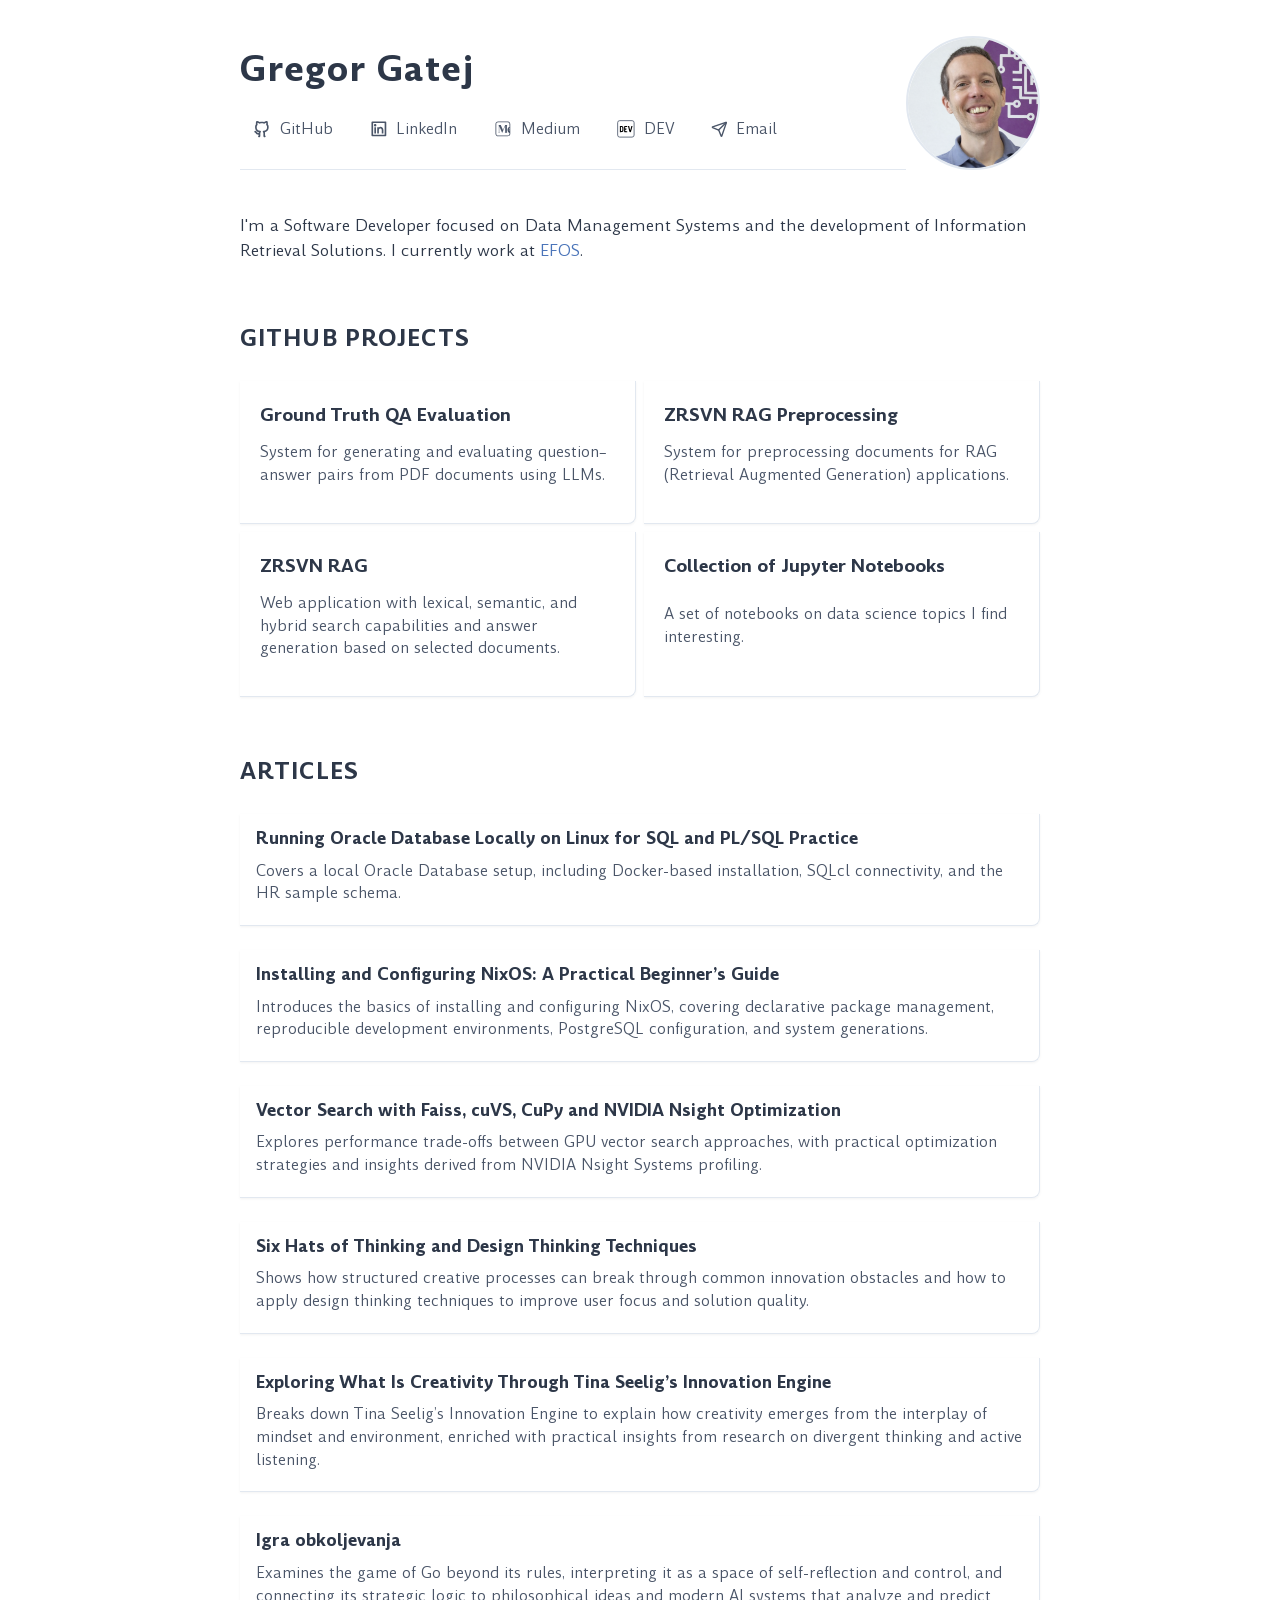
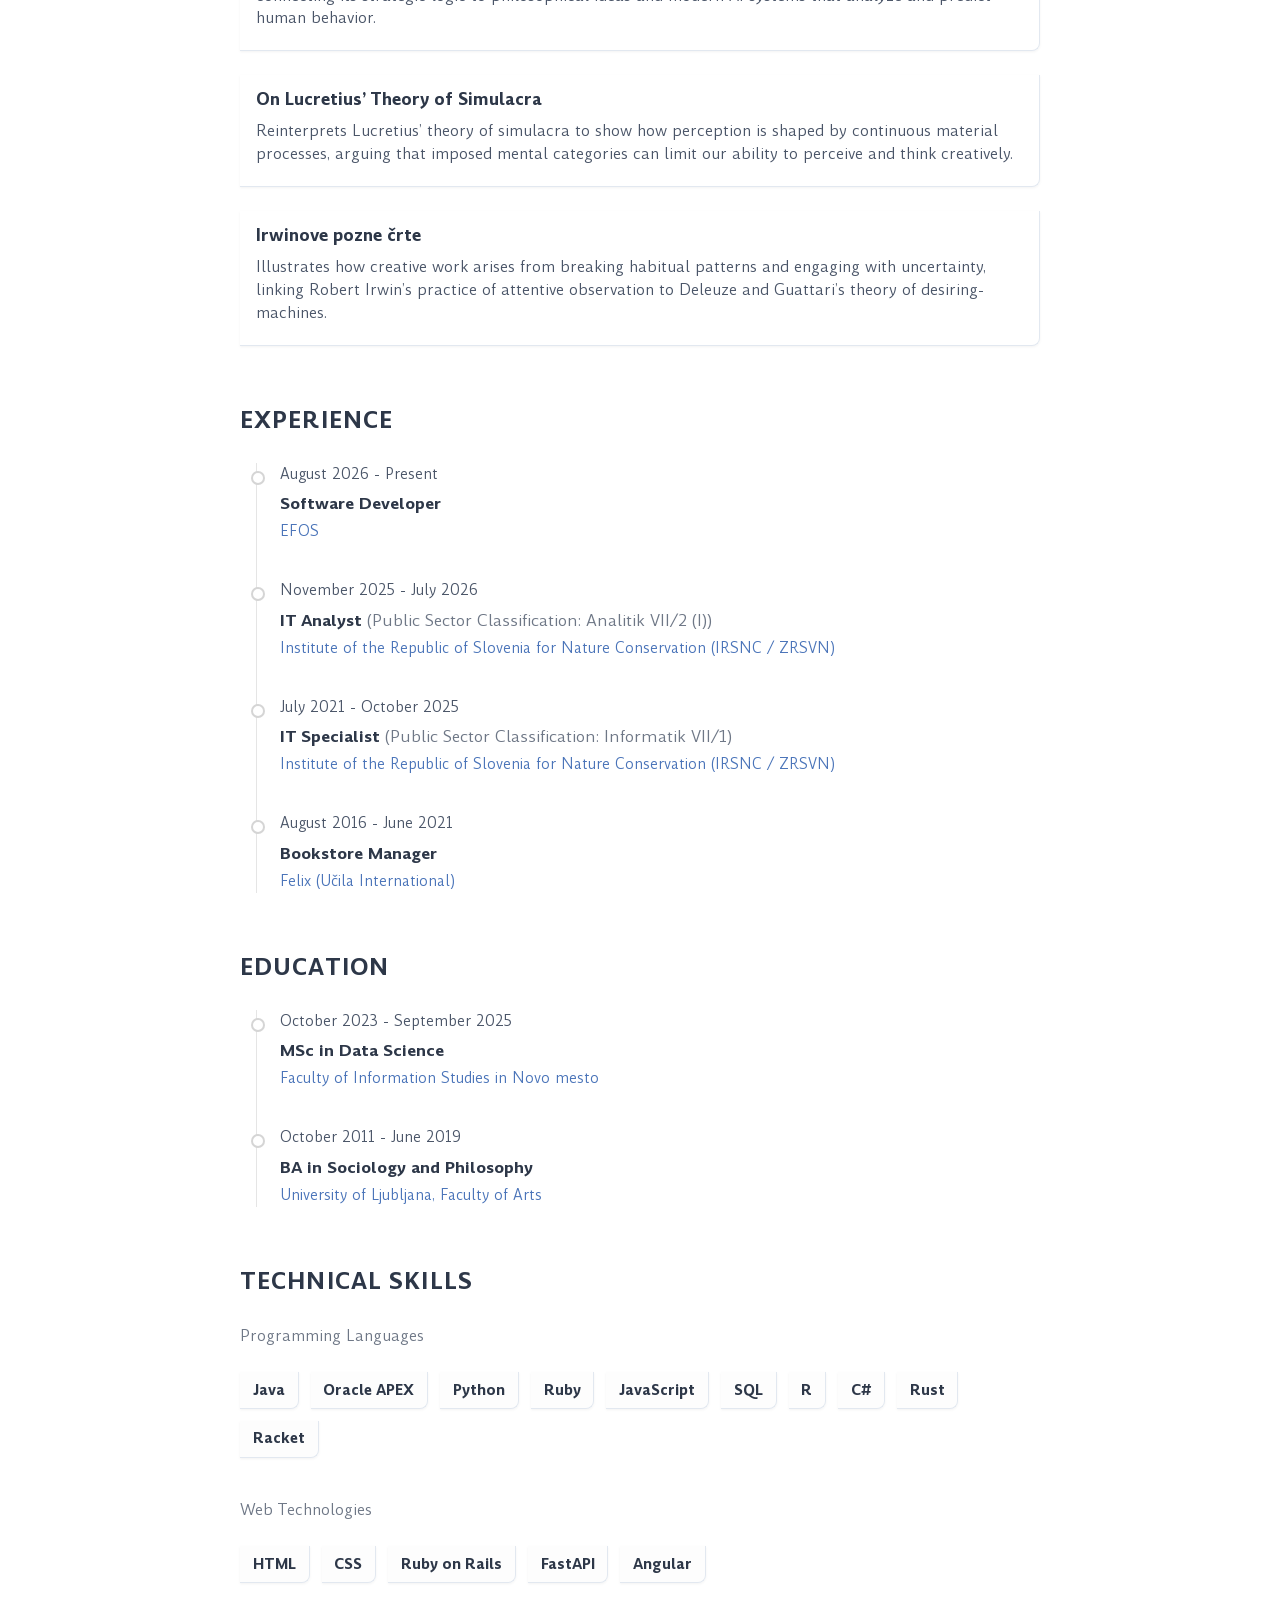
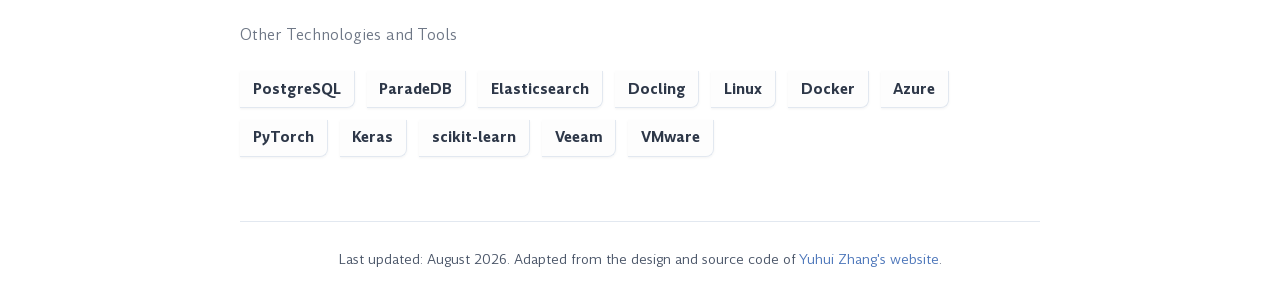
<file: index.html>
<!DOCTYPE html>
<html lang="en">

<head>
    <meta charset="UTF-8">
    <meta name="viewport" content="width=device-width, initial-scale=1.0">
    <meta name="description"
        content="Portfolio of Gregor Gatej - Software Developer at EFOS.">
    <meta name="keywords"
        content="Data Management Systems, Information Retrieval, RAG, Java, Oracle APEX, Python, Ruby, JavaScript, PostgreSQL, Data Science, Machine Learning, RAG">
    <meta name="author" content="Gregor Gatej">
    <meta property="og:title" content="Gregor Gatej | Portfolio">
    <meta property="og:description"
        content="Software Developer focused on Data Management Systems and the development of Information Retrieval solutions. Currently working at EFOS.">
    <meta property="og:type" content="website">
    <meta property="og:url" content="https://gregorgatej.github.io">
    <title>Gregor Gatej | Portfolio</title>
    <link rel="icon" type="image/svg+xml" href="assets/icons/favicon.svg">
    <link rel="stylesheet"
        href="https://fonts.googleapis.com/css2?family=Merriweather:wght@300;400;500;600&display=swap">
    <link rel="stylesheet" href="styles.css">
    <script type="application/ld+json">
    {
      "@context": "https://schema.org",
      "@type": "Person",
      "name": "Gregor Gatej",
      "url": "https://gregorgatej.github.io",
      "image": "https://gregorgatej.github.io/assets/images/profile.png",
      "jobTitle": "Software Developer",
      "description": "Software Developer focused on Data Management Systems and the development of Information Retrieval Solutions.",
      "worksFor": {
        "@type": "Organization",
        "name": "EFOS",
        "url": "https://www.efos.si/",
        "location": [
        {
        "@type": "Place",
        "name": "Razdrto, Slovenia"
        },
        {
        "@type": "Place",
        "name": "Postojna, Slovenia"
        }
        ]
      },
      "knowsLanguage": ["en", "sl"],
      "sameAs": [
        "https://github.com/gregorgatej",
        "https://www.linkedin.com/in/gregor-gatej-aa5128305/",
        "https://medium.com/@gregor.gatej",
        "https://dev.to/gregorgatej"
      ],
      "knowsAbout": [
        "Data Management Systems",
        "Information Retrieval",
        "Java",
        "Oracle APEX",
        "Python",
        "Ruby",
        "JavaScript",
        "PostgreSQL",
        "Data Science",
        "Machine Learning",
        "RAG"
      ],
      "alumniOf": [
    {
      "@type": "CollegeOrUniversity",
      "name": "Faculty of Information Studies in Novo mesto",
      "url": "https://www.fis.unm.si/"
    },
    {
      "@type": "CollegeOrUniversity",
      "name": "University of Ljubljana, Faculty of Arts",
      "url": "https://www.ff.uni-lj.si/"
    }
  ]
    }
    </script>
</head>

<body id="top">
    <header>
        <div class="header-content">
            <h1>Gregor Gatej</h1>
            <div class="social-links-header">
                <!-- <a href="assets/pdf/Gregor_Gatej_CV_EN.pdf" download target="_blank"><svg xmlns="http://www.w3.org/2000/svg"
                        viewBox="0 0 24 24" fill="currentColor" class="social-icon">
                        <path
                            d="M5 4H15V8H19V20H5V4ZM3.9985 2C3.44749 2 3 2.44405 3 2.9918V21.0082C3 21.5447 3.44476 22 3.9934 22H20.0066C20.5551 22 21 21.5489 21 20.9925L20.9997 7L16 2H3.9985ZM10.4999 7.5C10.4999 9.07749 10.0442 10.9373 9.27493 12.6534C8.50287 14.3757 7.46143 15.8502 6.37524 16.7191L7.55464 18.3321C10.4821 16.3804 13.7233 15.0421 16.8585 15.49L17.3162 13.5513C14.6435 12.6604 12.4999 9.98994 12.4999 7.5H10.4999ZM11.0999 13.4716C11.3673 12.8752 11.6042 12.2563 11.8037 11.6285C12.2753 12.3531 12.8553 13.0182 13.5101 13.5953C12.5283 13.7711 11.5665 14.0596 10.6352 14.4276C10.7999 14.1143 10.9551 13.7948 11.0999 13.4716Z">
                        </path>
                    </svg>CV</a> -->
                <a href="https://github.com/gregorgatej" target="_blank"><svg xmlns="http://www.w3.org/2000/svg" viewBox="0 0 24 24"
                        fill="currentColor" class="social-icon">
                        <path
                            d="M5.88401 18.6533C5.58404 18.4526 5.32587 18.1975 5.0239 17.8369C4.91473 17.7065 4.47283 17.1524 4.55811 17.2583C4.09533 16.6833 3.80296 16.417 3.50156 16.3089C2.9817 16.1225 2.7114 15.5499 2.89784 15.0301C3.08428 14.5102 3.65685 14.2399 4.17672 14.4263C4.92936 14.6963 5.43847 15.1611 6.12425 16.0143C6.03025 15.8974 6.46364 16.441 6.55731 16.5529C6.74784 16.7804 6.88732 16.9182 6.99629 16.9911C7.20118 17.1283 7.58451 17.1874 8.14709 17.1311C8.17065 16.7489 8.24136 16.3783 8.34919 16.0358C5.38097 15.3104 3.70116 13.3952 3.70116 9.63971C3.70116 8.40085 4.0704 7.28393 4.75917 6.3478C4.5415 5.45392 4.57433 4.37284 5.06092 3.15636C5.1725 2.87739 5.40361 2.66338 5.69031 2.57352C5.77242 2.54973 5.81791 2.53915 5.89878 2.52673C6.70167 2.40343 7.83573 2.69705 9.31449 3.62336C10.181 3.41879 11.0885 3.315 12.0012 3.315C12.9129 3.315 13.8196 3.4186 14.6854 3.62277C16.1619 2.69 17.2986 2.39649 18.1072 2.52651C18.1919 2.54013 18.2645 2.55783 18.3249 2.57766C18.6059 2.66991 18.8316 2.88179 18.9414 3.15636C19.4279 4.37256 19.4608 5.45344 19.2433 6.3472C19.9342 7.28337 20.3012 8.39208 20.3012 9.63971C20.3012 13.3968 18.627 15.3048 15.6588 16.032C15.7837 16.447 15.8496 16.9105 15.8496 17.4121C15.8496 18.0765 15.8471 18.711 15.8424 19.4225C15.8412 19.6127 15.8397 19.8159 15.8375 20.1281C16.2129 20.2109 16.5229 20.5077 16.6031 20.9089C16.7114 21.4504 16.3602 21.9773 15.8186 22.0856C14.6794 22.3134 13.8353 21.5538 13.8353 20.5611C13.8353 20.4708 13.836 20.3417 13.8375 20.1145C13.8398 19.8015 13.8412 19.599 13.8425 19.4094C13.8471 18.7019 13.8496 18.0716 13.8496 17.4121C13.8496 16.7148 13.6664 16.2602 13.4237 16.051C12.7627 15.4812 13.0977 14.3973 13.965 14.2999C16.9314 13.9666 18.3012 12.8177 18.3012 9.63971C18.3012 8.68508 17.9893 7.89571 17.3881 7.23559C17.1301 6.95233 17.0567 6.54659 17.199 6.19087C17.3647 5.77663 17.4354 5.23384 17.2941 4.57702L17.2847 4.57968C16.7928 4.71886 16.1744 5.0198 15.4261 5.5285C15.182 5.69438 14.8772 5.74401 14.5932 5.66413C13.7729 5.43343 12.8913 5.315 12.0012 5.315C11.111 5.315 10.2294 5.43343 9.40916 5.66413C9.12662 5.74359 8.82344 5.69492 8.57997 5.53101C7.8274 5.02439 7.2056 4.72379 6.71079 4.58376C6.56735 5.23696 6.63814 5.77782 6.80336 6.19087C6.94565 6.54659 6.87219 6.95233 6.61423 7.23559C6.01715 7.8912 5.70116 8.69376 5.70116 9.63971C5.70116 12.8116 7.07225 13.9683 10.023 14.2999C10.8883 14.3971 11.2246 15.4769 10.5675 16.0482C10.3751 16.2156 10.1384 16.7802 10.1384 17.4121V20.5611C10.1384 21.5474 9.30356 22.2869 8.17878 22.09C7.63476 21.9948 7.27093 21.4766 7.36613 20.9326C7.43827 20.5204 7.75331 20.2116 8.13841 20.1276V19.1381C7.22829 19.1994 6.47656 19.0498 5.88401 18.6533Z">
                        </path>
                    </svg>GitHub</a>
                <a href="https://www.linkedin.com/in/gregor-gatej-aa5128305/" target="_blank"><svg xmlns="http://www.w3.org/2000/svg"
                        viewBox="0 0 24 24" fill="currentColor" class="social-icon">
                        <path
                            d="M4.00098 3H20.001C20.5533 3 21.001 3.44772 21.001 4V20C21.001 20.5523 20.5533 21 20.001 21H4.00098C3.44869 21 3.00098 20.5523 3.00098 20V4C3.00098 3.44772 3.44869 3 4.00098 3ZM5.00098 5V19H19.001V5H5.00098ZM7.50098 9C6.67255 9 6.00098 8.32843 6.00098 7.5C6.00098 6.67157 6.67255 6 7.50098 6C8.3294 6 9.00098 6.67157 9.00098 7.5C9.00098 8.32843 8.3294 9 7.50098 9ZM6.50098 10H8.50098V17.5H6.50098V10ZM12.001 10.4295C12.5854 9.86534 13.2665 9.5 14.001 9.5C16.072 9.5 17.501 11.1789 17.501 13.25V17.5H15.501V13.25C15.501 12.2835 14.7175 11.5 13.751 11.5C12.7845 11.5 12.001 12.2835 12.001 13.25V17.5H10.001V10H12.001V10.4295Z">
                        </path>
                    </svg>LinkedIn</a>
                <a href="https://medium.com/@gregor.gatej" target="_blank"><svg xmlns="http://www.w3.org/2000/svg" viewBox="0 0 24 24"
                        fill="currentColor" class="social-icon">
                        <path
                            d="M6.15791 4H17.8422C19.034 4 20.0001 4.96612 20.0001 6.15789V9.61314C19.8226 9.65789 19.653 9.71748 19.5077 9.79063C19.1077 9.97583 18.7549 10.2528 18.4614 10.6162C17.9888 11.2018 17.7026 11.9931 17.633 12.8824C17.6181 13.059 17.6132 13.2366 17.6164 13.4138C17.6574 15.1766 18.4959 16.6295 20.0001 16.9647V17.8421C20.0001 19.0339 19.034 20 17.8422 20H6.15791C4.96613 20 4.00001 19.0339 4.00001 17.8421V6.15789C4.00001 4.96612 4.96613 4 6.15791 4ZM21.0001 6.15789C21.0001 4.41384 19.5863 3 17.8422 3H6.15791C4.41385 3 3 4.41384 3 6.15789V17.8421C3 19.5862 4.41385 21 6.15791 21H17.8422C19.5863 21 21.0001 19.5862 21.0001 17.8421V6.15789ZM20.0001 10.298V12.2813H19.3839C19.4227 11.4139 19.6365 10.7014 20.0001 10.298ZM20.0001 12.6621V14.7252C19.5588 14.2117 19.3013 13.4758 19.3474 12.6621H20.0001ZM17.6974 7.30004L17.7116 7.29693V7.18701H14.8128L12.1212 13.5132L9.42956 7.18701H6.30575V7.29693L6.31977 7.30004C6.84888 7.41946 7.11751 7.59757 7.11751 8.23987V15.7595C7.11751 16.4018 6.84784 16.5799 6.31874 16.6993L6.30471 16.7024V16.8127H8.42412V16.7028L8.41011 16.6996C7.88098 16.5802 7.61235 16.4021 7.61235 15.7598V8.67605L11.07 16.8127H11.2661L14.8246 8.44914V15.9455C14.7792 16.4528 14.513 16.6095 14.0339 16.7176L14.0197 16.7209V16.83H17.7116V16.7209L17.6974 16.7176C17.2178 16.6095 16.9452 16.4528 16.8999 15.9455L16.8974 8.23987H16.8999C16.8999 7.59757 17.1685 7.41946 17.6974 7.30004Z">
                        </path>
                    </svg>Medium</a>
                <a href="https://dev.to/gregorgatej" target="_blank"><svg xmlns="http://www.w3.org/2000/svg" viewBox="0 0 24 24"
                        fill="none" class="social-icon">
                        <rect x="2" y="2" width="20" height="20" rx="2.5" fill="white" stroke="currentColor"
                            stroke-width="1" />
                        <path
                            d="M7.42 10.05c-.18-.16-.46-.23-.84-.23H6l.02 2.44.04 2.45.56-.02c.41 0 .63-.07.83-.26.24-.24.26-.36.26-2.2 0-1.91-.02-1.96-.29-2.18zM8.56 15.3c-.44.58-1.06.77-2.53.77H4.71V8.53h1.4c1.67 0 2.16.18 2.6.9.27.43.29.6.32 2.57.05 2.23-.02 2.73-.47 3.3zm5.09-5.47h-2.47v1.77h1.52v1.28l-.72.04-.75.03v1.77l1.22.03 1.2.04v1.28h-1.6c-1.53 0-1.6-.01-1.87-.3l-.3-.28v-3.16c0-3.02.01-3.18.25-3.48.23-.31.25-.31 1.88-.31h1.64v1.3zm4.68 5.45c-.17.43-.64.79-1 .79-.18 0-.45-.15-.67-.39-.32-.32-.45-.63-.82-2.08l-.9-3.39-.45-1.67h.76c.4 0 .75.02.75.05 0 .06 1.16 4.54 1.26 4.83.04.15.32-.7.73-2.3l.66-2.52.74-.04c.4-.02.73 0 .73.04 0 .14-1.67 6.38-1.8 6.68z"
                            fill="black" />
                    </svg>DEV</a>
                <a href="mailto:gregor.gatej@gmail.com"><svg xmlns="http://www.w3.org/2000/svg" width="24" height="24"
                        viewBox="0 0 24 24" fill="none" stroke="currentColor" stroke-width="2" stroke-linecap="round"
                        stroke-linejoin="round" class="lucide lucide-send-icon lucide-send social-icon-small">
                        <path
                            d="M14.536 21.686a.5.5 0 0 0 .937-.024l6.5-19a.496.496 0 0 0-.635-.635l-19 6.5a.5.5 0 0 0-.024.937l7.93 3.18a2 2 0 0 1 1.112 1.11z" />
                        <path d="m21.854 2.147-10.94 10.939" />
                    </svg>Email</a>
            </div>
        </div>
        <div class="header-image">
            <img src="assets/images/profile.png" alt="Profile Photo">
        </div>
    </header>

    <main>
        <section id="about">
            <p>I'm a Software Developer focused on Data Management Systems and the development of Information Retrieval
                Solutions. I currently work at <a href="https://www.efos.si/" target="_blank">EFOS</a>.</p>
        </section>

        <section id="github-projects">
            <h2><a href="#github-projects" class="nav-link">GitHub Projects</a></h2>
            <div class="projects-grid">
                <a href="https://github.com/gregorgatej/ground-truth-qa" class="project-card" target="_blank">
                    <h3>Ground Truth QA Evaluation</h3>
                    <p>System for generating and evaluating question–answer pairs from PDF documents using LLMs.</p>
                </a>
                <a href="https://github.com/gregorgatej/zrsvn-rag-preprocessing" class="project-card" target="_blank">
                    <h3>ZRSVN RAG Preprocessing</h3>
                    <p>System for preprocessing documents for RAG (Retrieval Augmented Generation) applications.</p>
                </a>
                <a href="https://github.com/gregorgatej/zrsvn-rag" class="project-card" target="_blank">
                    <h3>ZRSVN RAG</h3>
                    <p>Web application with lexical, semantic, and hybrid search capabilities and answer generation
                        based on selected documents.</p>
                </a>
                <a href="https://github.com/gregorgatej/notebooks" class="project-card" target="_blank">
                    <h3>Collection of Jupyter Notebooks</h3>
                    <p>A set of notebooks on data science topics I find interesting.</p>
                </a>
            </div>
        </section>

        <section id="articles">
            <h2><a href="#articles" class="nav-link">Articles</a></h2>
            <div id="articles-container">
                <!-- Articles will be dynamically loaded here -->
            </div>
        </section>

        <section id="experience">
            <h2><a href="#experience" class="nav-link">Experience</a></h2>
            <div class="experience-timeline">
                                <div class="experience-item">
                    <div class="experience-timeline-dot"></div>
                    <div class="experience-content">
                        <div class="experience-dates">August 2026 - Present</div>
                        <div class="experience-position">Software Developer</div>
                        <div class="experience-company"><a href="https://www.efos.si/" target="_blank">EFOS</a></div>
                    </div>
                </div>
                <div class="experience-item">
                    <div class="experience-timeline-dot"></div>
                    <div class="experience-content">
                        <div class="experience-dates">November 2025 - July 2026</div>
                        <div class="experience-position">IT Analyst <span class="classification">(Public Sector
                                Classification: Analitik VII/2 (I))</span></div>
                        <div class="experience-company"><a href="https://zrsvn-varstvonarave.si/" target="_blank">Institute of the
                                Republic of Slovenia for Nature Conservation (IRSNC / ZRSVN)</a></div>
                    </div>
                </div>
                <div class="experience-item">
                    <div class="experience-timeline-dot"></div>
                    <div class="experience-content">
                        <div class="experience-dates">July 2021 - October 2025</div>
                        <div class="experience-position">IT Specialist <span class="classification">(Public Sector
                                Classification: Informatik VII/1)</span></div>
                        <div class="experience-company"><a href="https://zrsvn-varstvonarave.si/" target="_blank">Institute of the
                                Republic of Slovenia for Nature Conservation (IRSNC / ZRSVN)</a></div>
                    </div>
                </div>
                <div class="experience-item">
                    <div class="experience-timeline-dot"></div>
                    <div class="experience-content">
                        <div class="experience-dates">August 2016 - June 2021</div>
                        <div class="experience-position">Bookstore Manager</div>
                        <div class="experience-company"><a href="https://www.felix.si/" target="_blank">Felix (Učila International)</a>
                        </div>
                    </div>
                </div>
            </div>
        </section>

        <section id="education">
            <h2><a href="#education" class="nav-link">Education</a></h2>
            <div class="education-timeline">
                <div class="education-item">
                    <div class="education-timeline-dot"></div>
                    <div class="education-content">
                        <div class="education-dates">October 2023 - September 2025</div>
                        <div class="education-degree">MSc in Data Science</div>
                        <div class="education-institution"><a href="https://www.fis.unm.si/" target="_blank">Faculty of Information
                                Studies in Novo mesto</a></div>
                    </div>
                </div>
                <div class="education-item">
                    <div class="education-timeline-dot"></div>
                    <div class="education-content">
                        <div class="education-dates">October 2011 - June 2019</div>
                        <div class="education-degree">BA in Sociology and Philosophy</div>
                        <div class="education-institution"><a href="https://www.ff.uni-lj.si/" target="_blank">University of Ljubljana,
                                Faculty of Arts</a></div>
                    </div>
                </div>
            </div>
        </section>

        <section id="technical-skills">
            <h2><a href="#technical-skills" class="nav-link">Technical Skills</a></h2>
            <div class="skills-container">
                <div class="skill-category">
                    <h3>Programming Languages</h3>
                    <div class="skill-tags">
                        <span class="skill-tag">Java</span>
                        <span class="skill-tag">Oracle APEX</span>
                        <span class="skill-tag">Python</span>
                        <span class="skill-tag">Ruby</span>
                        <span class="skill-tag">JavaScript</span>
                        <span class="skill-tag">SQL</span>
                        <span class="skill-tag">R</span>
                        <span class="skill-tag">C#</span>
                        <span class="skill-tag">Rust</span>
                        <span class="skill-tag">Racket</span>
                    </div>
                </div>
                <div class="skill-category">
                    <h3>Web Technologies</h3>
                    <div class="skill-tags">
                        <span class="skill-tag">HTML</span>
                        <span class="skill-tag">CSS</span>
                        <span class="skill-tag">Ruby on Rails</span>
                        <span class="skill-tag">FastAPI</span>
                        <span class="skill-tag">Angular</span>
                    </div>
                </div>
                <div class="skill-category">
                    <h3>Other Technologies and Tools</h3>
                    <div class="skill-tags">
                        <span class="skill-tag">PostgreSQL</span>
                        <span class="skill-tag">ParadeDB</span>
                        <span class="skill-tag">Elasticsearch</span>
                        <span class="skill-tag">Docling</span>
                        <span class="skill-tag">Linux</span>
                        <span class="skill-tag">Docker</span>
                        <span class="skill-tag">Azure</span>
                        <span class="skill-tag">PyTorch</span>
                        <span class="skill-tag">Keras</span>
                        <span class="skill-tag">scikit-learn</span>
                        <span class="skill-tag">Veeam</span>
                        <span class="skill-tag">VMware</span>
                    </div>
                </div>
            </div>
        </section>
    </main>

    <footer>
        <p>Last updated: August 2026. Adapted from the design and source code of <a
                href="https://cs.stanford.edu/~yuhuiz/" target="_blank">Yuhui Zhang's website</a>.</p>
    </footer>

    <script src="scripts.js"></script>
</body>

</html>
</file>
<file: styles.css>
/* Fonts & variables */

@font-face {
  font-family: 'Amulya';
  src: url('assets/fonts/Amulya-Bold.woff2') format('woff2'),
       url('assets/fonts/Amulya-Bold.woff') format('woff');
  font-weight: bold;
  font-style: normal;
  font-display: swap;
}

@font-face {
  font-family: 'Amulya';
  src: url('assets/fonts/Amulya-Regular.woff2') format('woff2'),
       url('assets/fonts/Amulya-Regular.woff') format('woff');
  font-weight: normal;
  font-style: normal;
  font-display: swap;
}

@font-face {
  font-family: 'Amulya';
  src: url('assets/fonts/Amulya-Light.woff2') format('woff2'),
       url('assets/fonts/Amulya-Light.woff') format('woff');
  font-weight: 300;
  font-style: normal;
  font-display: swap;
}

@font-face {
  font-family: 'Synonym';
  src: url('assets/fonts/Synonym-Regular.woff2') format('woff2');
  font-weight: normal;
  font-style: normal;
  font-display: swap;
}

:root {
  --bg-color: #fff;
  --text-color: #2d3748;
  --text-secondary: #4a5568;
  --accent-color: #4a74b9;
  --accent-hover: #3a5c9e;
  --accent-rgba-light: rgba(74, 116, 185, 0.08);
  --accent-rgba-medium: rgba(74, 116, 185, 0.15);
  --accent-rgba-strong: rgba(74, 116, 185, 0.2);
  --accent-rgba-pulse: rgba(74, 116, 185, 0.4);
  --border-color: #e2e8f0;
  --shadow-color: rgba(0,0,0,0.05);
  --timeline-rgba-light: rgba(150, 150, 150, 0.25);
  --timeline-rgba-dark: rgba(150, 150, 150, 0.4);
  --animation-offset: 3px;
  --transition-time: 0.3s;
  --font-serif: 'Amulya', 'Synonym', 'Merriweather', Georgia, 'Times New Roman', serif;
}

/* Global base styles */

body {
  font-family: var(--font-serif);
  line-height: 1.6;
  max-width: 800px;
  margin: 0 auto;
  padding: 1.5rem;
  color: var(--text-color);
  background-color: var(--bg-color);
  font-weight: normal;
}

/* Generic text elements */
a {
  color: var(--accent-color);
  text-decoration: none;
  transition: color var(--transition-time) ease;
}

a:hover {
  color: var(--accent-hover);
}

em {
  font-style: italic;
  color: var(--text-secondary);
}

ul {
  padding-left: 1.25rem;
}

p {
  margin: 0.5rem 0 0.75rem;
}

strong {
  font-weight: 600;
  color: var(--accent-color);
}

section {
  margin-top: 2rem;
  margin-bottom: 0;
  scroll-margin-top: 1rem;
  animation: fadeIn 0.8s ease-out;
  width: 100%;
}

/* Typography */

h1 {
  font-family: var(--font-serif);
  font-size: 2.2rem;
  font-weight: bold;
  margin-bottom: 0.25rem;
  letter-spacing: 0.03em;
  color: var(--text-color);
  line-height: 1.2;
}

h1 a {
  color: inherit;
  text-decoration: none;
  cursor: pointer;
  transition: color var(--transition-time) ease;
}

h1 a:hover {
  color: var(--accent-color);
}

h2 {
  font-family: var(--font-serif);
  font-size: 1.4rem;
  font-weight: bold;
  margin: 2.5rem 0 1.25rem 0;
  padding-bottom: 0.5rem;
  letter-spacing: 0.05em;
  text-transform: uppercase;
  color: var(--text-color);
  line-height: 1.3;
}

h2 a {
  color: inherit;
  text-decoration: none;
  cursor: pointer;
  transition: color var(--transition-time) ease;
}

h2 a:hover {
  color: var(--accent-color);
}

/* Layout: header & footer */

header {
  margin-bottom: -0.5rem;
  display: flex;
  align-items: center;
  justify-content: space-between;
}

.header-content {
  flex: 1;
}

.header-image img {
  width: 130px;
  height: 130px;
  object-fit: cover;
  border-radius: 50%;
  border: 2px solid var(--border-color);
  transition: transform var(--transition-time) ease, box-shadow var(--transition-time) ease;
}

footer {
  margin-top: 4rem;
  padding-top: 1.2rem;
  border-top: 1px solid var(--border-color);
  font-size: 0.85rem;
  color: var(--text-secondary);
  text-align: center;
}

/* Navigation */

nav {
  margin-top: 1.5rem;
}

nav ul {
  list-style: none;
  padding: 0;
  display: flex;
  flex-wrap: wrap;
  gap: 1.25rem;
}

nav a {
  text-decoration: none;
  color: var(--text-secondary);
  transition: all var(--transition-time) ease;
  font-weight: 400;
  padding: 0.3rem 0.6rem;
  border-radius: 4px;
  display: flex;
  align-items: center;
  gap: 0.4rem;
}

nav a:hover {
  color: var(--accent-color);
  background-color: var(--accent-rgba-light);
  transform: translateX(var(--animation-offset));
}

.social-links-header {
  display: flex;
  gap: 0.75rem;
  margin: 1.2rem 0;
  flex-wrap: wrap;
  padding-bottom: 1.2rem;
  border-bottom: 1px solid var(--border-color);
}

.social-links-header a {
  text-decoration: none;
  color: var(--text-secondary);
  transition: all var(--transition-time) ease;
  font-weight: 400;
  padding: 0.5rem 0.75rem;
  border-radius: 0 0 8px 0;
  display: flex;
  align-items: center;
  gap: 0.3rem;
  background-color: var(--bg-color);
  font-size: 0.95rem;
}

.social-links-header a:hover {
  color: var(--accent-color);
  transform: translateY(-2px);
}

.social-links-header a i {
  margin-right: 0.4rem;
}

.social-links-header a svg.social-icon {
  width: 1.3em;
  height: 1.3em;
  margin-right: 0.2rem;
  display: inline-block;
  vertical-align: -0.125em;
}

.social-links-header a svg.social-icon-small {
  width: 1.1em;
  height: 1.1em;
  margin-right: 0.2rem;
  display: inline-block;
  vertical-align: -0.125em;
}

/* Articles section */

#articles {
  margin-top: 3.75rem;
}

#articles-container {
  display: flex;
  flex-direction: column;
  margin-top: 0;
}

.article-item {
  margin-bottom: 0;
  padding: 0.75rem 1rem;
  border-right: 1px solid var(--border-color);
  border-bottom: 1px solid var(--border-color);
  border-radius: 0 0 8px 0;
  display: flex;
  gap: 1.25rem;
  transition: all var(--transition-time) ease;
  text-decoration: none;
  color: inherit;
  cursor: pointer;
  box-shadow: 0 1px 3px var(--shadow-color);
}

.article-item:not(:last-child) {
  margin-bottom: 1.5rem;
}

.article-item:hover {
  border-right-color: var(--accent-color);
  border-bottom-color: var(--accent-color);
  box-shadow: 0 4px 12px var(--accent-rgba-medium);
  transform: translateX(var(--animation-offset));
}

.article-content {
  flex: 1;
}

.article-title {
  font-family: var(--font-serif);
  font-weight: bold;
  margin-bottom: 0.4rem;
  font-size: 1.05rem;
  margin-top: 0;
  color: var(--text-color);
}

.article-title a {
  color: inherit;
  text-decoration: none;
  transition: color var(--transition-time) ease;
  display: block;
}

.article-item:hover .article-title a {
  color: var(--accent-color);
}

.article-content > p {
  font-size: 0.95rem;
  color: var(--text-secondary);
  margin: 0 0 0.5rem 0;
  line-height: 1.5;
}

/* Experience section */

#experience {
  margin-top: 3.75rem;
}

.experience-timeline {
  position: relative;
  margin-left: 1rem;
  padding-left: 1.5rem;
}

.experience-timeline::before {
  content: '';
  position: absolute;
  left: 0;
  top: 0;
  bottom: 0;
  width: 1px;
  background-color: var(--timeline-rgba-light);
}

.experience-item {
  position: relative;
  margin-bottom: 2.25rem;
  transition: all var(--transition-time) ease;
}

.experience-item:hover {
  transform: translateX(var(--animation-offset));
}

.experience-timeline-dot {
  position: absolute;
  left: -1.825rem;
  top: 0.5rem;
  width: 10px;
  height: 10px;
  background-color: var(--bg-color);
  border: 2px solid var(--timeline-rgba-dark);
  border-radius: 50%;
  z-index: 2;
}

.experience-content {
  transition: all var(--transition-time) ease;
}

.experience-dates {
  font-size: 0.9rem;
  color: var(--text-secondary);
  margin-bottom: 0.35rem;
  font-weight: 400;
}

.experience-position {
  font-weight: bold;
  color: var(--text-color);
  margin-bottom: 0.2rem;
  font-size: 1rem;
}

.classification {
  color: rgba(74, 85, 104, 0.8);
  font-weight: normal;
}

.experience-company {
  font-size: 0.9rem;
  color: var(--text-secondary);
}

/* Education section */

#education {
  margin-top: 3.75rem;
}

.education-timeline {
  position: relative;
  margin-top: 1.25rem;
  margin-left: 1rem;
  padding-left: 1.5rem;
}

.education-timeline::before {
  content: '';
  position: absolute;
  left: 0;
  top: 0;
  bottom: 0;
  width: 1px;
  background-color: var(--timeline-rgba-light);
}

.education-item {
  position: relative;
  margin-bottom: 2.25rem;
  transition: all var(--transition-time) ease;
}

.education-item:hover {
  transform: translateX(var(--animation-offset));
}

.education-timeline-dot {
  position: absolute;
  left: -1.825rem;
  top: 0.5rem;
  width: 10px;
  height: 10px;
  background-color: var(--bg-color);
  border: 2px solid var(--timeline-rgba-dark);
  border-radius: 50%;
  z-index: 2;
}

.education-content {
  transition: all var(--transition-time) ease;
}

.education-dates {
  font-size: 0.9rem;
  color: var(--text-secondary);
  margin-bottom: 0.35rem;
  font-weight: 400;
}

.education-degree {
  font-family: var(--font-serif);
  font-weight: 501;
  color: var(--text-color);
  margin-bottom: 0.2rem;
  font-size: 1rem;
}

.education-institution {
  font-size: 0.9rem;
  color: var(--text-secondary);
}

.education-institution a {
  color: var(--accent-color);
  text-decoration: none;
}

.education-institution a:hover {
  color: var(--accent-color);
}

/* Projects section */

#github-projects {
  margin-top: 3.75rem;
}

.projects-grid {
  display: grid;
  grid-template-columns: repeat(2, 1fr);
  gap: 0.5rem;
}

.project-card {
  border-right: 1px solid var(--border-color);
  border-bottom: 1px solid var(--border-color);
  border-radius: 0 0 8px 0;
  padding: 1.25rem;
  background-color: var(--bg-color);
  transition: all var(--transition-time) ease;
  display: flex;
  flex-direction: column;
  text-decoration: none;
  color: inherit;
  position: relative;
  box-shadow: 0 1px 3px var(--shadow-color);
}

.project-card:hover {
  border-right-color: var(--accent-color);
  border-bottom-color: var(--accent-color);
  box-shadow: 0 4px 12px var(--accent-rgba-medium);
  transform: translateY(-2px);
}

.project-card h3 {
  font-family: var(--font-serif);
  font-size: 1.1rem;
  font-weight: bold;
  margin: 0 0 0.75rem 0;
  color: var(--text-color);
  transition: color var(--transition-time) ease;
}

.project-card:hover h3 {
  color: var(--accent-color);
}

.project-card p {
  font-size: 0.95rem;
  color: var(--text-secondary);
  margin: 0 0 1rem 0;
  flex: 1;
  line-height: 1.5;
  display: flex;
  align-items: center;
}

.project-card:hover i {
  color: #fff;
}

/* Technical skills section */

#technical-skills {
  margin-top: 3.75rem;
}

.skills-container {
  display: flex;
  flex-direction: column;
  gap: 2.5rem;
  margin-top: 1.25rem;
}

.skill-category {
  padding: 0;
}

.skill-category h3 {
  font-family: var(--font-serif);
  font-size: 0.95rem;
  font-weight: 500;
  margin: 0 0 1.5rem 0;
  color: rgba(74, 85, 104, 0.8);
}

.skill-tags {
  display: flex;
  flex-wrap: wrap;
  gap: 0.75rem;
}

.skill-tag {
  display: inline-block;
  padding: 0.4rem 0.8rem;
  background-color: rgba(245, 245, 245, 0.2);
  color: var(--text-color);
  border-right: 1px solid var(--border-color);
  border-bottom: 1px solid var(--border-color);
  border-radius: 0 0 8px 0;
  font-size: 0.9rem;
  font-weight: bold;
  box-shadow: 0 1px 3px var(--shadow-color);
  transition: all var(--transition-time) ease;
}

.skill-tag:hover {
  transform: translateY(-2px);
}

/* Animations */

@keyframes fadeIn {
  from {
    opacity: 0;
    transform: translateX(var(--animation-offset));
  }
  to {
    opacity: 1;
    transform: translateX(0);
  }
}

@keyframes pulse {
  0% {
    box-shadow: 0 0 0 0 var(--accent-rgba-pulse);
  }
  70% {
    box-shadow: 0 0 0 6px rgba(74, 116, 185, 0);
  }
  100% {
    box-shadow: 0 0 0 0 var(--accent-rgba-pulse);
  }
}

/* Responsive design */

@media (max-width: 768px) {
  /* Make header stack vertically on mobile */
  header {
    flex-direction: column-reverse;
    align-items: center;
    text-align: center;
    gap: 1rem;
  }

  /* Center social links on mobile */
  .social-links-header {
    flex-wrap: wrap;
    justify-content: center;
  }

  /* Projects grid on mobile */
  .projects-grid {
    grid-template-columns: 1fr;
  }

  /* Articles grid on mobile */
  #articles-container {
    grid-template-columns: 1fr;
  }

  /* Disable right-moving hover animations on mobile */
  .article-item:hover,
  nav a:hover,
  .social-links-header a:hover,
  .article-links a:hover,
  .project-card:hover {
    transform: none !important;
  }
}
</file>
